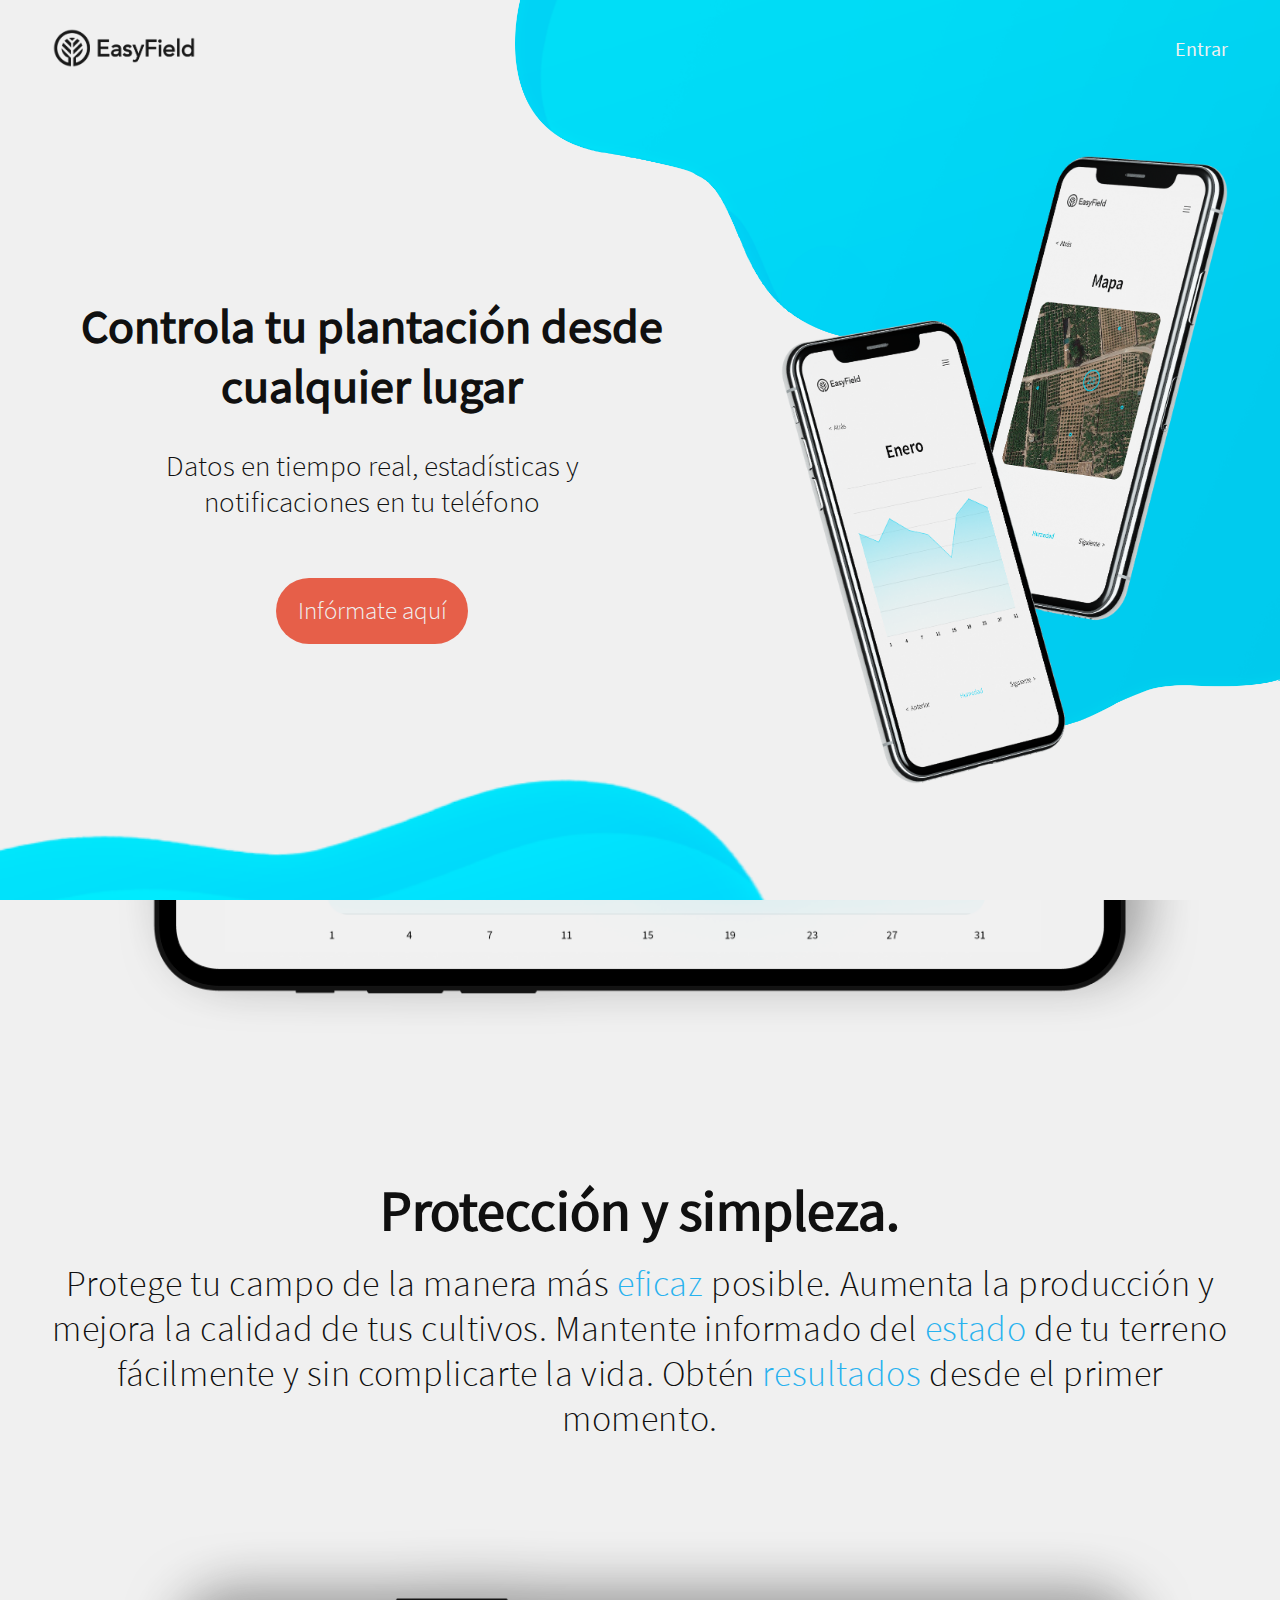
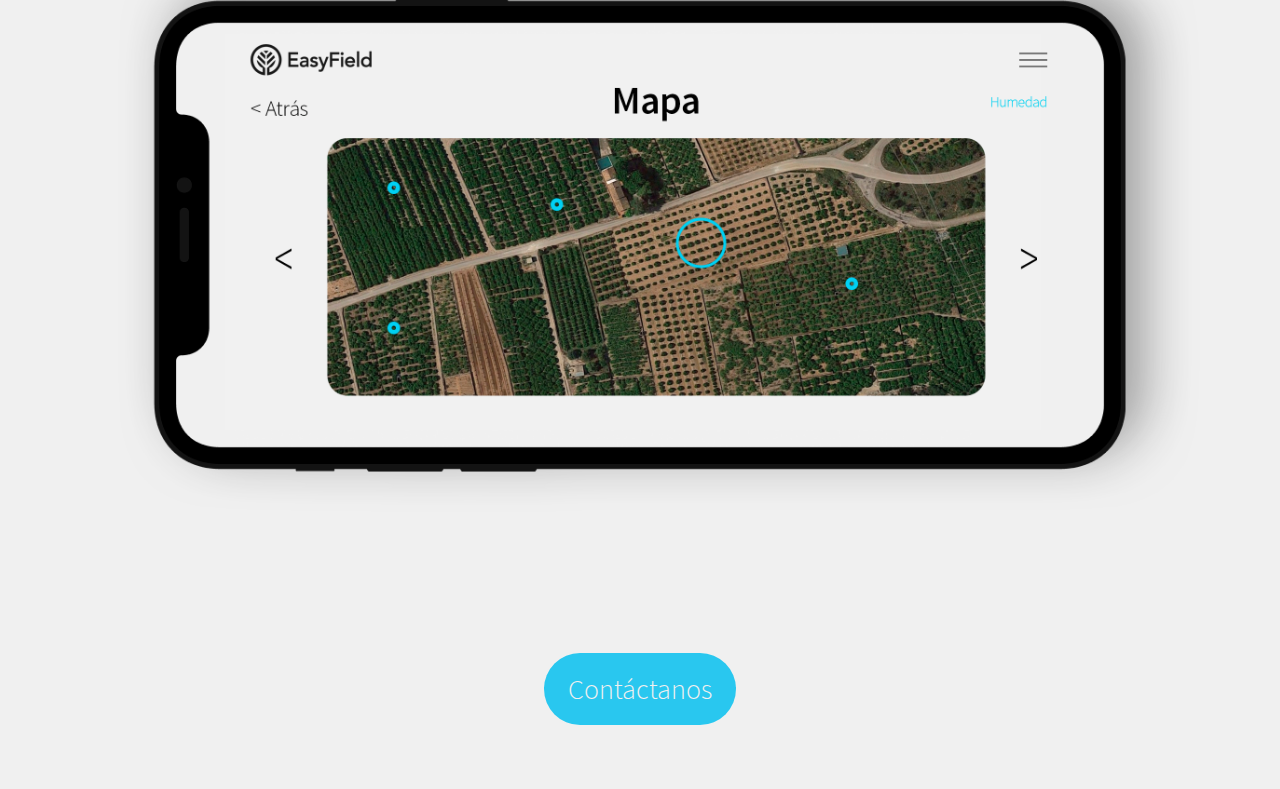
<file: index.html>
<!DOCTYPE html>
<html lang="es">

<head>
	<link rel="shortcut icon" href="app/images/favicon.ico" type="image/x-icon">
	<link rel="icon" href="app/images/favicon.ico" type="image/x-icon">
	<meta charset="UTF-8">
	<meta name="viewport" content="width=device-width, initial-scale=1, shrink-to-fit=no">
	<title>EasyField - Tu campo en tus manos en cualquier lugar</title>
	<meta description="EasyField es una aplicación para todos aquellos trabajadores del campo que quieran facilitar y mejorar su trabajo. Obten datos sobre tu plantación desde cualquier sitio al instante con nuestra aplicación.">
	<link href="app/css/main.css" rel="stylesheet">
	<link href="app/fonts/fonts.css" rel="stylesheet">
</head>

<!-- BODY - LANDING PAGE -->
<body>
	<div class="body-landing-page">

		<!-- ENTRAR - OCULTO POR DEFECTO -->
		<section class="section-padre-entrar" id="seccionEntrar">
			<!-- Sección de Entrar -->
			<article class="bloque-login">
				<a href="#" onclick="toggleEntrar(event)" class="cerrar-entrar">+</a>
				<h1 class="titulo-entrar">Entrar</h1> <!-- Título -->
				<form class="form-login" method="post" onsubmit="enviar(event)" id="formLogin"> <!-- Formulario -->
					<!-- USUARIO -->
					<label for="usario"></label>
					<input class="caja-label" type="text" placeholder="Usuario..." id="inputUsuario" name="usuario" required>
					<!-- CONTRASEÑA -->
					<label for="contrasenya"></label>
					<input class="caja-label" type="password" placeholder="Contraseña..." id="inputContrasenya" name="contrasenya" required>
					<!-- SUBMIT -->
					<input class="boton-entrar boton-enviar" type="submit" value="Enviar">
				</form>
			</article>

			<article class="alerta-login" id="alertaLoginActiva"> <!-- Alerta - Usuario o contraseña incorrectas -->
				<div class="contenedor-alerta-login">
					<h2>Error</h2>
					<p>El usuario y/o contraseña no coinciden, prueba de nuevo.</p>
					<a href="#" id="aceptar-error" onclick="quitarAlerta(event)">Aceptar</a>
				</div>
			</article>

			<div class="fondo-alerta" id="fondoAlerta"></div>

		</section>


		<!-- CUERPO de la landing page -->
		<section class="seccion-padre-landing-page" role="main" id="seccion-principal">
			<!-- Header -->
			<header class="encabezado">
				<a class="enlace-imagen" href="index.html"><img class="logotipo-encabezado" src="app/images/Logotype.png" alt="Logo del la empresa"></a>
				<a href="#" class="boton-header" id=botonEntrar onclick="toggleEntrar(event)"> Entrar</a>
			</header>

			<article class="cuerpo-pagina-1">
				<div class="cuerpo-landing-page">
					<h1 class="titulo-reclamo">Controla tu plantación desde cualquier lugar</h1>
					<p class="descripcion-reclamo">Datos en tiempo real, estadísticas y notificaciones en tu teléfono</p>
					<a href="#" class="call-to-action" onclick="informate()">Infórmate aquí</a>
				</div>

				<img class="imagen-producto" src="app/images/004.png" alt="Imagen del producto">
				<img class="imagen-producto-desktop" src="app/images/movil.png" alt="Imagen del producto"> <!-- Imagen del producto -->
			</article>

			<img id="imagenDeFondoLandingPage" class="imagen-background-landing-page" src="app/images/azul-top.png" alt="Imagen de fondo">
			<img id="imagenAbajoLandingPage" src="app/images/azul-bot.png" class="imagen-background-landing-page-2" alt="Segunda imagen de fondo">
			<!-- MENSAJE DE ERROR CUANDO EL USUARIO ENTRA SIN PERMISO-->
			<div id="alerta-error">
				<!-- Le inserto un id para editarlo en javascript dependiendo del elemento -->
				<h2 id="nombre-elemento-error">Mensaje de error</h2>
			</div>
		</section>

		<!-- Sección Infórmate -->
		<section class="seccion-informacion">
			<header class="encabezado-informate">
				<a class="enlace-imagen-informate" href="index.html"><img class="logotipo-encabezado" src="app/images/Logotype.png" alt="Logo del la empresa"></a>
				<a href="#" class="boton-header-informate" id=botonEntrar onclick="toggleEntrar(event)"> Entrar</a>
			</header>

			<article class="articulo-informacion">
				<h1 class="titulo-informacion">El campo en tu móvil.</h1>
				<p class="description-informacion">Un eficaz producto para todos los trabajadores del <span class="destacar-texto-informacion">campo</span>. Recibe alertas desde cualquier lugar. Obtén datos, estadísticas y predicciones sobre tus cultivos. <span
						class="destacar-texto-informacion">Simple</span>, rápido e intuitivo. Lleva tu plantación al <span class="destacar-texto-informacion">siguiente nivel</span> con EasyField.</p>
			</article>

			<article class="contenedor-imagen-informacion">
				<img src="app/images/img-datos.png" alt="Imagen de la aplicación en un teléfono móvil" class="imagen-informacion imagen-mobile">
				<img src="app/images/img-datos-pc.png" alt="Imagen de la aplicación en un teléfono móvil" class="imagen-informacion imagen-pc">
			</article>

			<article class="articulo-informacion">
				<h1 class="titulo-informacion">Protección y simpleza.</h1>
				<p class="description-informacion">Protege tu campo de la manera más <span class="destacar-texto-informacion">eficaz</span> posible. Aumenta la producción y mejora la calidad de tus cultivos. Mantente informado del <span
						class="destacar-texto-informacion">estado</span> de tu terreno fácilmente y sin complicarte la vida. Obtén <span class="destacar-texto-informacion">resultados</span> desde el primer momento.</p>
			</article>

			<article class="contenedor-imagen-informacion">
				<img src="app/images/img-mapa.png" alt="Imagen de la aplicación en un teléfono móvil" class="imagen-informacion imagen-mobile">
				<img src="app/images/img-mapa-pc.png" alt="Imagen de la aplicación en un teléfono móvil" class="imagen-informacion imagen-pc">
			</article>

			<a href="#" class="boton-comprar">Contáctanos</a>
		</section>

	</div>
	<!-- SCRIPTS -->
	<script src="app/js/jquery.min.js"></script> <!-- Importando jQuery -->
	<!--<script src="app/js/velocity.min.js"></script>
	<script src="app/js/main.js"></script> -->
	<script>
		function enviar(evento){
			evento.preventDefault();
			fetch('api/v1.0/sesion', {
				method: 'post',
				body: new FormData(document.getElementById('formLogin'))
			}).then(function(respuesta) {
				if (respuesta.status == 200) {
					location.href = 'app/usuario.php';
				} else {
					document.getElementById("alertaLoginActiva").style.display = "flex";
					document.getElementById("fondoAlerta").style.display = "flex";
				}
			})
		}

		function toggleEntrar(evento) {
			evento.preventDefault();
			$('#seccionEntrar').stop();
			if($('html, body').hasClass("entrar-activo")){
				$('.section-padre-entrar').css('display', 'none');
				$('.bloque-login').css('display', 'none');
				$('html, body').removeClass("entrar-activo");
			} else {
				$('.section-padre-entrar').css('display', 'flex');
				$('.bloque-login').css('display', 'flex');
				$('html, body').addClass("entrar-activo");
			}
		}

		function quitarAlerta(evento) {
			evento.preventDefault();
			document.getElementById("alertaLoginActiva").style.display = "none";
			document.getElementById("fondoAlerta").style.display = "none";
		}

		function anularScroll(){
			$('html, body').css({
    		overflow: 'hidden',
    		height: '100%'
			});
		}

		function restaurarScroll(){
			$('html, body').css({
    		overflow: 'auto',
    		height: 'auto'
			});
		}

		var posicion = -70;
		var posicion2 = 0;
		var opacidad = 1.0;
		$(window).bind('mousewheel', function(event){
			if(event.originalEvent.wheelDelta /100 > 0){	// Scroll hacia arriba
				if($(window).scrollTop() == 0){
					if(opacidad < 1){
						if($('#seccion-principal').css('display') == 'flex'){
							opacidad = opacidad + 0.08;
							posicion = posicion + 1;
						} else {
							$('#seccion-principal').css({display: 'flex'});
							opacidad = opacidad + 0.08;
							posicion = posicion + 1;
						}
					}
					anularScroll();
					$(window).scrollTop(0);
					$('#seccion-principal').animate({opacity: opacidad}, {duration: 10});
				} else {
					restaurarScroll();
				}
			} else {	// Scroll hacia abajo
				if(opacidad > 0){
					anularScroll();
					opacidad = opacidad - 0.08;
					posicion2 = posicion2 + 5;
					$('#seccion-principal').animate({opacity: opacidad}, {duration: 10});
				} else {
					restaurarScroll();
				}
			}
		});

		function informate(){
			$('#seccion-principal').animate({opacity: 0}, {duration: 800});
			opacidad = 0.0;
		}
		//Esta funcion se encarga de enviar una alerta para decir que el usuario no tiene acceso, justo despues de devolverle a la pagina principal
		window.onload = function() {
			//si encuentra cualquiera de las variables, la elimina y ejecuta la funcion.
			var session = sessionStorage.getItem("accesoNoPermitido");
			if(session){
				//cambia la descripcion del error//
				document.getElementById("nombre-elemento-error").innerHTML = "Error : No tienes acceso a la aplicacion";
				sessionStorage.removeItem("accesoNoPermitido");
				alertaError();
			}

		};
		//funcion que ejecuta la alerta del error//
		function alertaError(){
			setTimeout(function(){
				$("#alerta-error").show();
				document.getElementById("alerta-error").style.display = "flex";
			},200)
			//despues de 3 segundos la alerta desaparece //
			setTimeout(function(){
				$("#alerta-error").fadeOut();
			},3300)
		}
	</script>

</body>

</html>
</file>
<file: app/css/main.css>
html, body {
  margin: 0;
}

body::-webkit-scrollbar {
  display: none;
}

body {
  background: #f0f0f0;
  font-family: SourceSansPro;
  width: 100vw;
  color: #101010;
	font-size: 10px;
}

.encabezado {
	position: absolute;
	top: 0;
	z-index: 5;
  height: 5rem;
  display: flex;
  justify-content: space-between;
  align-items: center;
	width: 100%;
}
.encabezado-informate {
  height: 5rem;
  display: flex;
  justify-content: space-between;
  align-items: center;
	width: 100%;
	margin-bottom: 1rem;
}

.enlace-imagen {
  display: flex;
  justify-content: center;
  align-items: center;
  width: 7rem;
	margin-left: 2.25rem;
}

.enlace-imagen-informate{
  display: flex;
  justify-content: center;
  align-items: center;
  width: 7rem;
}

.logotipo-encabezado{
  width: 100%;
}

.boton-header{
  font-family: SourceSansPro-regular;
	font-size: 1rem;
	color: #f0f0f0;
  text-decoration: none;
	margin-right: 2.25rem;
}

.boton-header-informate{
  font-family: SourceSansPro;
	font-size: 0.9rem;
	display: flex;
	justify-content: center;
	align-items: center;
	color: #f0f0f0;
  text-decoration: none;
	border-radius: 1.25rem;
	width: 3.9rem;
	height: 1.5rem;
	background: rgb(41, 178, 239);
  background: linear-gradient(344deg, rgba(41, 178, 239, 1) 0%, rgba(41, 199, 239, 1) 100%);
}

.body-landing-page{
	display: flex;
	flex-direction: column;
}

.imagen-background-landing-page{
	position: absolute;
	top: 0;
	right: 0;
	width: 16rem;
	z-index: 0;
}

.imagen-background-landing-page-2{
	position: absolute;
	bottom: 0;
	left: 0;
	width: 14rem;
	z-index: 0;
}

.seccion-padre-landing-page{
  position: absolute;
	display: flex;
	flex-direction: column;
	align-items: center;
	justify-content: center;
	height: 100vh;
  width: 100vw;
  background-color: #F0F0F0;
  z-index: 1;
}

.cuerpo-pagina-1{
	display: flex;
	flex-direction: column-reverse;
	margin-top: 5vh;
  z-index: inherit;
}

.imagen-producto{
		width: 51%;
		max-width: 15rem;
		margin: auto auto 2rem auto;
    padding: 0 2.25rem;
}
.imagen-producto-desktop{
		display: none;
    width: 51%;
		max-width: 15rem;
		margin: auto auto 2rem auto;
    padding: 0 2.25rem;
}
.cuerpo-landing-page{
	display: flex;
	flex-direction: column;
	align-items: center;
  margin: 0 2.25rem;
}
.titulo-reclamo{
	font-size: 1.8rem;
	margin: 0;
	text-align: center;
	font-family: SourceSansPro-regular;
  width: 90%;
}
.descripcion-reclamo{
	font-size: 1rem;
	margin: 0.6rem 0;
	text-align: center;
  width: 75%;
}
.call-to-action{
	width: 8.5rem;
	height: 2.85rem;
	border-radius: 5rem;
	display: flex;
	justify-content: center;
	align-items: center;
	text-decoration: none;
	color: #f0f0f0;
	font-size: 1rem;
	font-family: SourceSansPro;
	background-color: #E65F49;
	margin: 1.6rem 0 0 0;
}
.call-to-action:hover{
	background-color: #D1543F;
}

/* CSS PAGINA ENTRAR */
.section-padre-entrar{
    display: none;
    position: fixed;
    z-index: 10;
    width: 100vw;
    top: 0;
    justify-content: center;
    height: 100vh;
    align-items: center;
    background-color: rgba(0,0,0,0.15);
}

.cerrar-entrar{
	align-self: flex-end;
	margin-top: 1vh;
  margin-bottom: -8vh;
	margin-right: 4vw;
	text-decoration: none;
	font-size: 2.5rem;
	right: 2.25rem;
	color: #101010;
	transform: rotate(45deg);
}

.bloque-login {
  overflow: auto;
  width: 20rem;
  background-color: #f0f0f0;
  border-radius: 2rem;
  display: none;
  align-items: center;
  flex-direction: column;
}

.alerta-login {
  position: absolute;
  width: 100%;
  height: 70%;
  display: flex;
  justify-content: center;
  align-items: center;
  z-index: 2;
}

.contenedor-alerta-login {
  display: flex;
  flex-direction: column;
  align-items: center;
  background-color: #F0F0F0;
  border-radius: 35px;
  padding: 0 1.5rem;
  width: 10rem;
	margin: 0 auto;
}

.fondo-alerta {
  position: absolute;
  top: 0;
  background-color: #000000;
  opacity: 20%;
  width: 100vw;
  height: 100vh;
  z-index: 1;
}

.contenedor-alerta-login h2 {
  font-size: 1.25rem;
  margin: 1rem auto 0 auto;
}

.contenedor-alerta-login p {
  font-size: 0.9rem;
  font-family: SourceSansPro;
  text-align: center;
  margin: 0.5rem 0 0 0;
}

.contenedor-alerta-login a {
  font-size: 1rem;
  font-family: SourceSansPro;
  text-decoration: none;
  margin: 0.5rem 0 0.75rem 0;
  color: #29c7ef;
}

.body-entrar {
  overflow: hidden;
  font-family: SourceSansPro-semibold;
}

#alertaLoginActiva, #fondoAlerta {
  display: none;
}

.titulo-entrar {
  font-size: 2.2rem;
  font-family: SourceSansPro-Regular;
  margin: 0;
  margin-bottom: 1.5rem;
  margin-top: 1.5rem;
}

.form-login {
  display: flex;
  align-items: center;
  flex-direction: column;
  width: 100%;
}

.caja-label {
  height: 2rem;
  margin-bottom: 1.8rem;
  padding-left: 15px;
  width: 70%;
  font-size: 1rem;
  border: #101010 1px solid;
  border-radius: 100px;
  background: transparent;
  color: #101010;
}

.caja-label::placeholder {
  color: #101010;
}

.boton-enviar {
  text-align: center;
  font-size: 1rem;
  justify-content: center;
  width: 5rem;
  height: 2rem;
  display: flex;
  border-radius: 60px;
  background: linear-gradient(344deg, rgba(41, 178, 239, 1) 0%, rgba(41, 199, 239, 1) 100%);
  font-family: SourceSansPro-extralight;
  border: none;
  color: #f0f0f0;
  margin-bottom: 1.75rem;
}
.boton-enviar:hover{
	cursor: pointer;
}

/* INFORMATE */
.seccion-informacion{
  z-index: -2;
	padding: 0 2.25rem;
}

.articulo-informacion {
  display: flex;
  flex-direction: column;
}

.titulo-informacion {
  font-family: SourceSansPro-regular;
  margin: 0;
  font-size: 1.8rem;
  color: #101010;
  white-space: nowrap;
}

.description-informacion {
  font-family: SourceSansPro;
  text-align: justify;
  font-size: 1.4rem;
  letter-spacing: 0.6px;
}

.contenedor-imagen-informacion {
  display: flex;
  justify-content: center;
  overflow: hidden;
}

.imagen-informacion {
  width: 140%;
	margin-top: -1.5rem;
}

.destacar-texto-informacion {
  color: rgb(41, 178, 239);
}

.boton-comprar {
  height: 2.75rem;
  width: 8.25rem;
  font-size: 1.15rem;
  margin: 1rem auto 2rem auto;
  font-family: SourceSansPro;
  display: flex;
  justify-content: center;
  align-items: center;
  text-decoration: none;
  border-radius: 4rem;
  background: #29c7ef;
  color: #f0f0f0;
  z-index: inherit;
}

.boton-comprar:hover {
  background: #2BB1D3;
  border: 1px solid #2BB1D3;
  color: #f0f0f0;
  cursor: pointer;
}

.imagen-pc {
  display: none;
}

#alerta-error {
    display: none;
    width: 80%;
    position: fixed;
    z-index: 2;
    background-color: #E9E9E9;
    justify-content: center;
    align-content: center;
    border-radius: 20px;
    top: 6rem;
    border: 1px solid #B41F00;
}

#alerta-error h2{
    color: #B41F00;
    font-size: 16px;
}

/*////// RESPONSIVE //////*/
@media only screen and (min-width: 480px) and (orientation: landscape){
  .imagen-producto{
    display: none;
  }
  .imagen-producto-desktop{
    display: inline;
    margin: 0;
    width: 30%;
    max-width: 220px;
    margin-right: 1rem;
  }
  .cuerpo-pagina-1{
    margin-top: 5rem;
    flex-direction: row;
    height: 100%;
    align-items: center;
    margin-top: 2.5rem;
  }
  .imagen-background-landing-page{
    width: 52%;
  }
  .imagen-background-landing-page-2{
    width: 40%;
  }

  .encabezado-informate{
    margin-bottom: 0;
  }
  .titulo-informacion {
    font-size: 2.5rem;
    text-align: center;
  }
  .imagen-pc {
    display: block;
    width: 100%;
  }
  .contenedor-imagen-informacion {
    margin: -3.5rem auto;
  }
  .description-informacion {
    font-size: 1.5rem;
    letter-spacing: 0.6px;
    text-align: center;
    margin: 1rem 0;
  }
  .imagen-mobile{
    display: none;
  }
  .boton-comprar {
    width: 10rem;
    height: 3rem;
    margin-bottom: 4rem;
  }
}


@media only screen and (min-width: 768px) and (orientation: portrait){
  .imagen-background-landing-page{
    width: 65%;
  }
  .imagen-background-landing-page-2{
    width: 80%;
  }
  .imagen-producto{
  		width: 35%;
  		max-width: 28rem;
  }
  .titulo-reclamo{
  	font-size: 3rem;
  }
  .descripcion-reclamo{
  	font-size: 1.8rem;
  }
  .call-to-action{
  	width: 12rem;
  	height: 4.1rem;
  	border-radius: 5rem;
  	font-size: 1.55rem;
  	margin: 1rem 0 0 0;
  }

  .enlace-imagen{
    width: 8rem;
    margin-left: 3.25rem;
  }
  .enlace-imagen-informate{
    width: 8rem;
  }
  .encabezado, .encabezado-informate{
    height: 6rem;
  }
  .boton-header{
    margin-right: 3.25rem;
    font-size: 1.45rem;
  }
  .boton-header-informate{
    font-size: 1.45rem;
    width: 6rem;
    height: 2.25rem;
  }
  .cuerpo-landing-page{
    margin: 0 3.25rem;
  }
  .seccion-informacion{
    padding: 0 3.25rem;
  }
  .titulo-informacion{
    font-size: 3rem;
  }
  .description-informacion{
    font-size: 2.25rem;
    margin: 1rem 0;
  }
  .boton-comprar {
    width: 12rem;
    height: 5rem;
    font-size: 1.75rem;
    margin-top: 0;
  }
}

@media only screen and (min-width: 1024px) and (orientation: landscape){
  .imagen-background-landing-page{
    width: 60%;
  }
  .imagen-background-landing-page-2{
    width: 60%;
  }
  .imagen-producto-desktop{
  		width: 35%;
  		max-width: 28rem;
  }
  .titulo-reclamo{
  	font-size: 3rem;
    width: 100%;
  }
  .descripcion-reclamo{
  	font-size: 1.8rem;
    margin-top: 2rem;
    width: 90%
  }
  .call-to-action{
  	width: 12rem;
  	height: 4.1rem;
  	border-radius: 5rem;
  	font-size: 1.55rem;
  	margin: 3rem 0 0 0;
  }

  .enlace-imagen {
    width: 9rem;
  	margin-left: 3.25rem;
  }
  .encabezado, .encabezado-informate{
    height: 6rem;
  }
  .seccion-informacion{
    padding: 0 3.25rem
  }
  .boton-header{
    margin-right: 3.25rem;
    font-size: 1.25rem;
  }
  .cuerpo-landing-page{
    margin: 0 3.25rem;
  }
  .titulo-informacion{
    font-size: 3.5rem;
  }
  .description-informacion{
    font-size: 2.25rem;
    margin-bottom: 0;
  }
  .boton-comprar {
    width: 12rem;
    height: 4.5rem;
    font-size: 1.75rem;
    margin-top: 0;
  }
  .enlace-imagen-informate{
    width: 9rem;
  }
  .boton-header-informate{
    font-size: 1.35rem;
    width: 5.5rem;
    height: 2.25rem;
  }
}

@media only screen and (min-width: 1366px) and (orientation: landscape){
  .imagen-background-landing-page{
    width: 50%;
  }
  .imagen-background-landing-page-2{
    width: 42%;
  }
  .imagen-producto-desktop{
  		width: 32%;
  		max-width: 25rem;
      margin-right: 3rem;
  }
  .titulo-reclamo{
    font-size: 3.3rem;
    width: 80%;
  }
  .descripcion-reclamo{
    width: 75%
  }
  .articulo-informacion{
    width: 85%;
    margin: 0 auto;
  }
  .contenedor-imagen-informacion {
    margin-top: -7.25rem;
    margin-bottom: -7.5rem;
  }
  .bloque-login{
    width: 32rem;
  }
  .cerrar-entrar{
  	align-self: flex-end;
  	margin-top: 1vh;
    margin-bottom: -8vh;
  	margin-right: 2vw;
  	text-decoration: none;
  	font-size: 2.5rem;
  	right: 2.25rem;
  	color: #101010;
  	transform: rotate(45deg);
  }
}
</file>
<file: app/fonts/fonts.css>
@font-face {
    font-family: SourceSansPro-extralight;
    src: url('../fonts/SourceSansPro-ExtraLight.ttf')
}

@font-face {
    font-family: SourceSansPro-regular;
    src: url('../fonts/SourceSansPro-Regular.ttf')
}

@font-face {
    font-family: SourceSansPro-bold;
    src: url('../fonts/SourceSansPro-Bold.ttf')
}

@font-face {
    font-family: SourceSansPro;
    src: url('../fonts/SourceSansPro-Light.ttf')
}

@font-face {
    font-family: SourceSansPro-semibold;
    src: url('../fonts/SourceSansPro-SemiBold.ttf')
}
</file>
